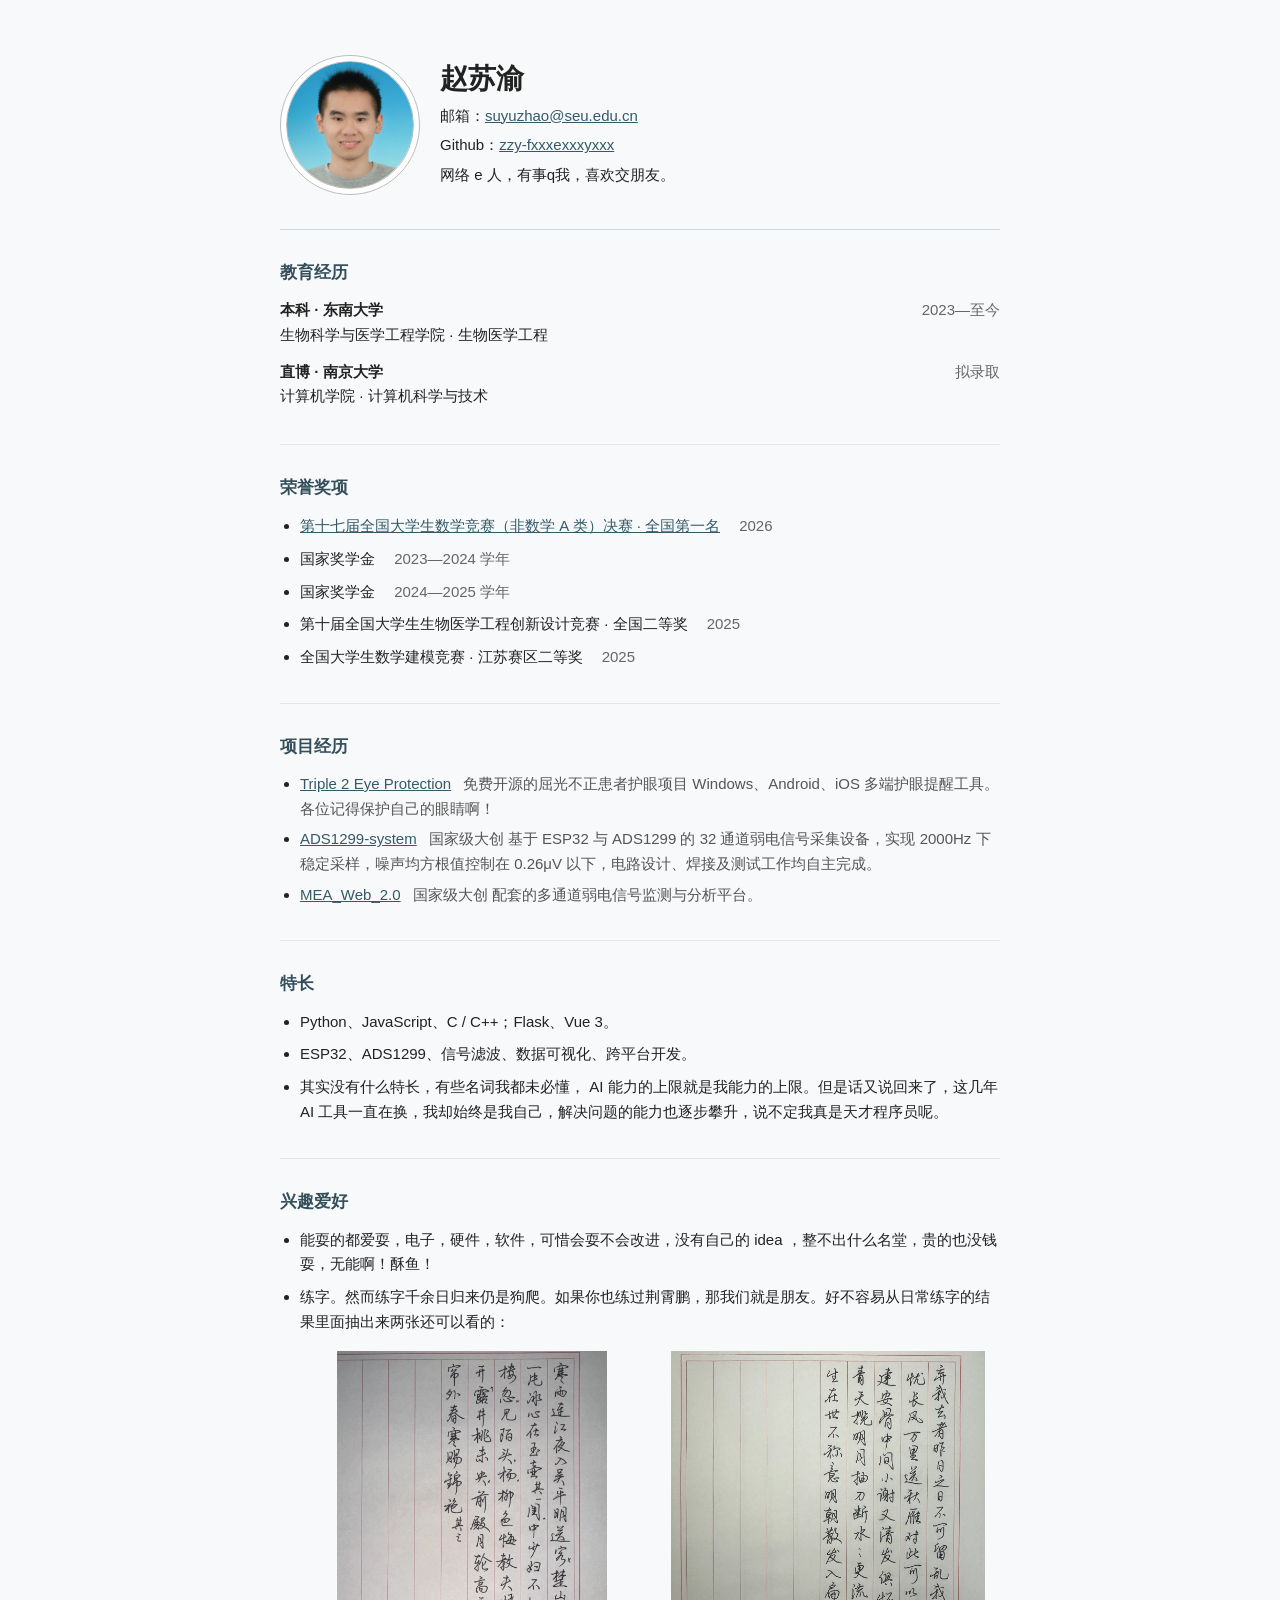
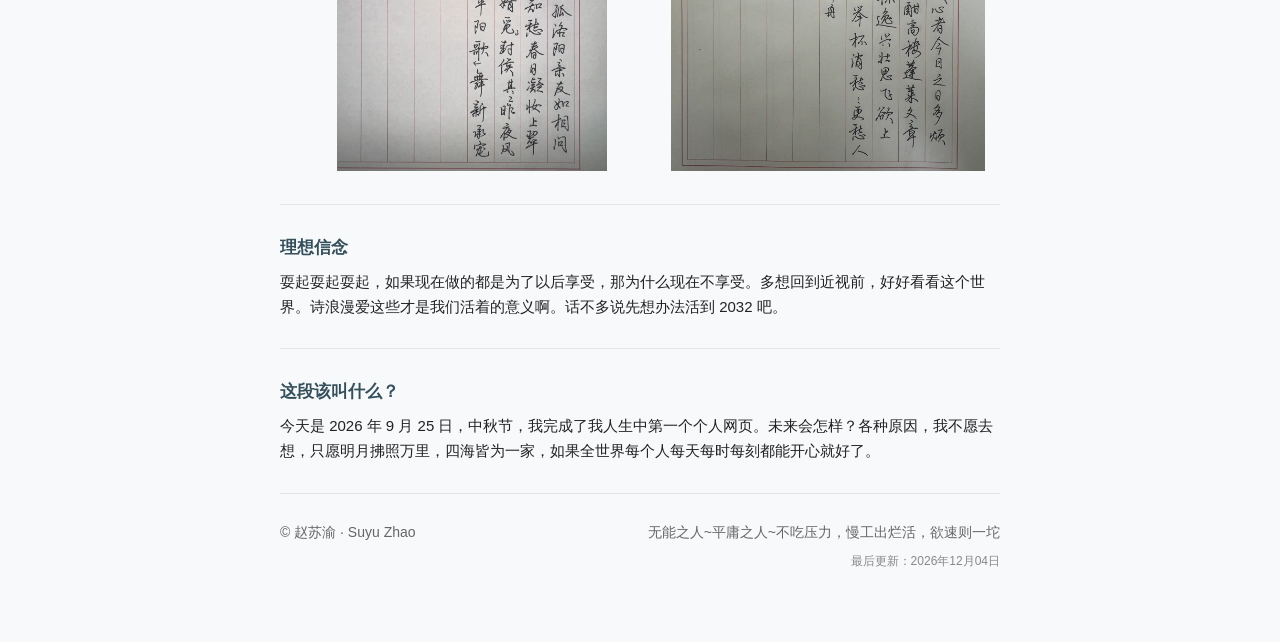
<file: index.html>
<!doctype html>
<html lang="zh-CN">
  <head>
    <meta charset="utf-8" />
    <meta name="viewport" content="width=device-width, initial-scale=1" />
    <title>赵苏渝 | 个人主页</title>
    <meta
      name="description"
      content="赵苏渝的个人主页。东南大学生物医学工程专业本科生，拟于 2027 年进入南京大学计算机学院直博，关注具身无人机、自持无人机开发。渴望着渴望着，到了哪一天，中国人不用再延迟满足就好了。"
    />
    <meta
      name="keywords"
      content="赵苏渝, Suyu Zhao, 东南大学, 生物医学工程, 南京大学, 计算机学院, 个人主页"
    />
    <link rel="canonical" href="https://zzy-fxxxexxxyxxx.github.io/" />
    <meta
      name="google-site-verification"
      content="X7Q2bbBT355A6QwnfcNtXITK2JgxleuSH6reRTEtKWw"
    />
    <meta property="og:title" content="赵苏渝 | 个人主页" />
    <meta
      property="og:description"
      content="赵苏渝的个人主页：如果哪一天中国人不再延迟满足就好了。"
    />
    <meta property="og:url" content="https://zzy-fxxxexxxyxxx.github.io/" />
    <meta property="og:type" content="profile" />
    <meta
      property="og:image"
      content="https://zzy-fxxxexxxyxxx.github.io/avatar.jpg"
    />
    <link rel="stylesheet" href="styles.css" />
  </head>
  <body>
    <main class="page">
      <header class="identity">
        <div class="avatar-frame">
          <img class="avatar" src="avatar.jpg" alt="赵苏渝的证件照" />
        </div>
        <div class="identity-info">
          <h1>赵苏渝</h1>
          <p>
            邮箱：<a href="mailto:suyuzhao@seu.edu.cn">suyuzhao@seu.edu.cn</a>
          </p>
          <p>
            Github：<a
              href="https://github.com/zzy-fxxxexxxyxxx"
              target="_blank"
              rel="noreferrer"
              >zzy-fxxxexxxyxxx</a
            >
          </p>
          <p>
            网络 e 人，有事q我，喜欢交朋友。
          </p>
        </div>
      </header>

      <section>
        <h2>教育经历</h2>
        <div class="education-item">
          <div>
            <strong>本科 · 东南大学</strong><br />生物科学与医学工程学院 ·
            生物医学工程
          </div>
          <span class="period">2023—至今</span>
        </div>
        <div class="education-item">
          <div>
            <strong>直博 · 南京大学</strong><br />计算机学院 · 计算机科学与技术
          </div>
          <span class="period">拟录取</span>
        </div>
      </section>

      <section>
        <h2>荣誉奖项</h2>
        <ul class="plain-list">
          <li>
            <a
              href="https://mp.weixin.qq.com/s?__biz=Mzk0NjIyMjc2OQ==&amp;mid=2247517607&amp;idx=1&amp;sn=7f92208a1c3737b3cbfe0097d0f71b84&amp;chksm=c2c5bd459982cdc67a2be5b647ca925a500a9461e6cd6f49d027f86f66efc0b9d822424efb6a&amp;mpshare=1&amp;scene=23&amp;srcid=0925xsMbzBmLDNsBe1YAc75M&amp;sharer_shareinfo=25766a37aa9fcecf968808c969943091&amp;sharer_shareinfo_first=25766a37aa9fcecf968808c969943091#rd"
              target="_blank"
              rel="noreferrer"
              >第十七届全国大学生数学竞赛（非数学 A 类）决赛 · 全国第一名</a
            >
            <span>2026</span>
          </li>
          <li>国家奖学金 <span>2023—2024 学年</span></li>
          <li>国家奖学金 <span>2024—2025 学年</span></li>
          <li>
            第十届全国大学生生物医学工程创新设计竞赛 · 全国二等奖
            <span>2025</span>
          </li>
          <li>全国大学生数学建模竞赛 · 江苏赛区二等奖 <span>2025</span></li>
        </ul>
      </section>

      <section>
        <h2>项目经历</h2>
        <ul class="projects">
          <li>
            <a
              href="https://github.com/zzy-fxxxexxxyxxx/Triple-2-Eye-Protection"
              target="_blank"
              rel="noreferrer"
              >Triple 2 Eye Protection</a
            ><span
              >免费开源的屈光不正患者护眼项目 Windows、Android、iOS
              多端护眼提醒工具。各位记得保护自己的眼睛啊！</span
            >
          </li>
          <li>
            <a
              href="https://github.com/zzy-fxxxexxxyxxx/ADS1299-system"
              target="_blank"
              rel="noreferrer"
              >ADS1299-system</a
            ><span
              >国家级大创 基于 ESP32 与 ADS1299 的 32 通道弱电信号采集设备，实现
              2000Hz 下稳定采样，噪声均方根值控制在 0.26μV
              以下，电路设计、焊接及测试工作均自主完成。</span
            >
          </li>
          <li>
            <a
              href="https://github.com/zzy-fxxxexxxyxxx/MEA_Web_2.0"
              target="_blank"
              rel="noreferrer"
              >MEA_Web_2.0</a
            ><span>国家级大创 配套的多通道弱电信号监测与分析平台。</span>
          </li>
        </ul>
      </section>

      <section>
        <h2>特长</h2>
        <ul class="plain-list">
          <li>Python、JavaScript、C / C++；Flask、Vue 3。</li>
          <li>ESP32、ADS1299、信号滤波、数据可视化、跨平台开发。</li>
          <li>
            其实没有什么特长，有些名词我都未必懂， AI 能力的上限就是我能力的上限。但是话又说回来了，这几年 AI 工具一直在换，我却始终是我自己，解决问题的能力也逐步攀升，说不定我真是天才程序员呢。
          </li>
        </ul>
      </section>

      <section>
        <h2>兴趣爱好</h2>
        <ul class="plain-list">
          <li class="muted">
            能耍的都爱耍，电子，硬件，软件，可惜会耍不会改进，没有自己的 idea ，整不出什么名堂，贵的也没钱耍，无能啊！酥鱼！
          </li>
          <li class="muted">
            练字。然而练字千余日归来仍是狗爬。如果你也练过荆霄鹏，那我们就是朋友。好不容易从日常练字的结果里面抽出来两张还可以看的：
            <div class="calligraphy-gallery" aria-label="日常练字作品">
              <img src="zi1.webp" alt="练字作品一" />
              <img src="zi2.webp" alt="练字作品二" />
            </div>
          </li>
        </ul>
      </section>

      <section>
        <h2>理想信念</h2>
        <p class="muted">
          耍起耍起耍起，如果现在做的都是为了以后享受，那为什么现在不享受。多想回到近视前，好好看看这个世界。诗浪漫爱这些才是我们活着的意义啊。话不多说先想办法活到
          2032 吧。
        </p>
      </section>

      <section>
        <h2>这段该叫什么？</h2>
        <p class="muted">
          今天是 2026 年 9 月 25
          日，中秋节，我完成了我人生中第一个个人网页。未来会怎样？各种原因，我不愿去想，只愿明月拂照万里，四海皆为一家，如果全世界每个人每天每时每刻都能开心就好了。
        </p>
      </section>

      <footer>
        <div class="footer-row">
          <span>© 赵苏渝 · Suyu Zhao</span>
          <span class="footer-note"
            >无能之人~平庸之人~不吃压力，慢工出烂活，欲速则一坨</span
          >
        </div>
        <time class="last-updated" data-last-updated>最后更新：读取中</time>
      </footer>
    </main>
    <script src="script.js" defer></script>
    <script type="application/ld+json">
      {
        "@context": "https://schema.org",
        "@type": "Person",
        "name": "赵苏渝",
        "alternateName": "Suyu Zhao",
        "url": "https://zzy-fxxxexxxyxxx.github.io/",
        "image": "https://zzy-fxxxexxxyxxx.github.io/avatar.jpg",
        "email": "mailto:suyuzhao@seu.edu.cn",
        "sameAs": ["https://github.com/zzy-fxxxexxxyxxx"],
        "affiliation": [
          { "@type": "CollegeOrUniversity", "name": "东南大学" },
          { "@type": "CollegeOrUniversity", "name": "南京大学" }
        ]
      }
    </script>
  </body>
</html>
</file>
<file: styles.css>
* { box-sizing: border-box; }
html { background: #f7f9fa; }
body { margin: 0; color: #222; background: #f7f9fa; font-family: Arial, "Microsoft YaHei", sans-serif; font-size: 15px; line-height: 1.65; }
a { color: #355968; text-decoration: underline; }
a:hover { color: #1f3e4b; }
.page { width: min(720px, calc(100% - 40px)); margin: 0 auto; padding: 55px 0 70px; }
.identity { display: flex; align-items: flex-start; gap: 20px; padding-bottom: 34px; border-bottom: 1px solid #cfd9dd; }
.avatar-frame { flex: 0 0 140px; width: 140px; height: 140px; padding: 5px; border: 1px solid #bdbdbd; border-radius: 50%; background: #fff; }
.avatar { display: block; width: 100%; height: 100%; object-fit: cover; object-position: center 15%; border: 1px solid #bdbdbd; border-radius: 50%; }
.identity-info { min-height: 140px; display: flex; flex-direction: column; justify-content: center; gap: 5px; padding: 2px 0; }
h1 { margin: 0 0 3px; font-size: 28px; font-weight: 600; line-height: 1.2; }
.identity p { margin: 0; acolor: #555; }
section { padding: 29px 0; border-bottom: 1px solid #e1e7e9; }
h2 { margin: 0 0 8px; font-size: 17px; font-weight: 600; color: #344f5b; }
p { margin: 0 0 9px; }
p:last-child { margin-bottom: 0; }
.projects { margin: 0; padding-left: 20px; }
.projects li { padding: 3px 0; }
.projects a { margin-right: 12px; }
.projects span { color: #555; }
.education-item { display: flex; justify-content: space-between; gap: 25px; padding: 3px 0 6px; }
.education-item + .education-item { padding-top: 6px; }
.education-item strong { font-weight: 600; }
.period { color: #666; white-space: nowrap; }
.plain-list { margin: 0; padding-left: 20px; }
.plain-list li { padding: 4px 0; }
.plain-list span { margin-left: 15px; color: #666; }
.calligraphy-gallery { display: flex; justify-content: center; align-items: stretch; gap: 12px; margin: 16px auto 0; width: 100%; }
.calligraphy-gallery img { display: block; width: calc((100% - 12px) / 2); height: clamp(220px, 48vw, 420px); object-fit: contain; object-position: center; }
.footer-row { display: flex; justify-content: space-between; align-items: baseline; gap: 20px; }
.footer-note { text-align: right; }
.last-updated { display: block; margin-top: 8px; color: #888; font-size: 12px; text-align: right; }
footer { padding-top: 27px; color: #666; font-size: 14px; }
@media (max-width: 520px) {
  .page { width: calc(100% - 30px); padding-top: 35px; }
  .identity { gap: 15px; }
  .avatar-frame { flex-basis: 106px; width: 106px; height: 106px; padding: 4px; }
  .identity-info { min-height: 106px; gap: 1px; }
  h1 { font-size: 24px; }
  .education-item { display: block; }
  .period { display: block; margin-top: 3px; }
  .calligraphy-gallery { gap: 8px; margin-top: 14px; }
  .calligraphy-gallery img { width: calc((100% - 8px) / 2); height: clamp(180px, 62vw, 300px); }
  .footer-row { gap: 10px; }
  .footer-note { margin-left: auto; }
}
</file>
